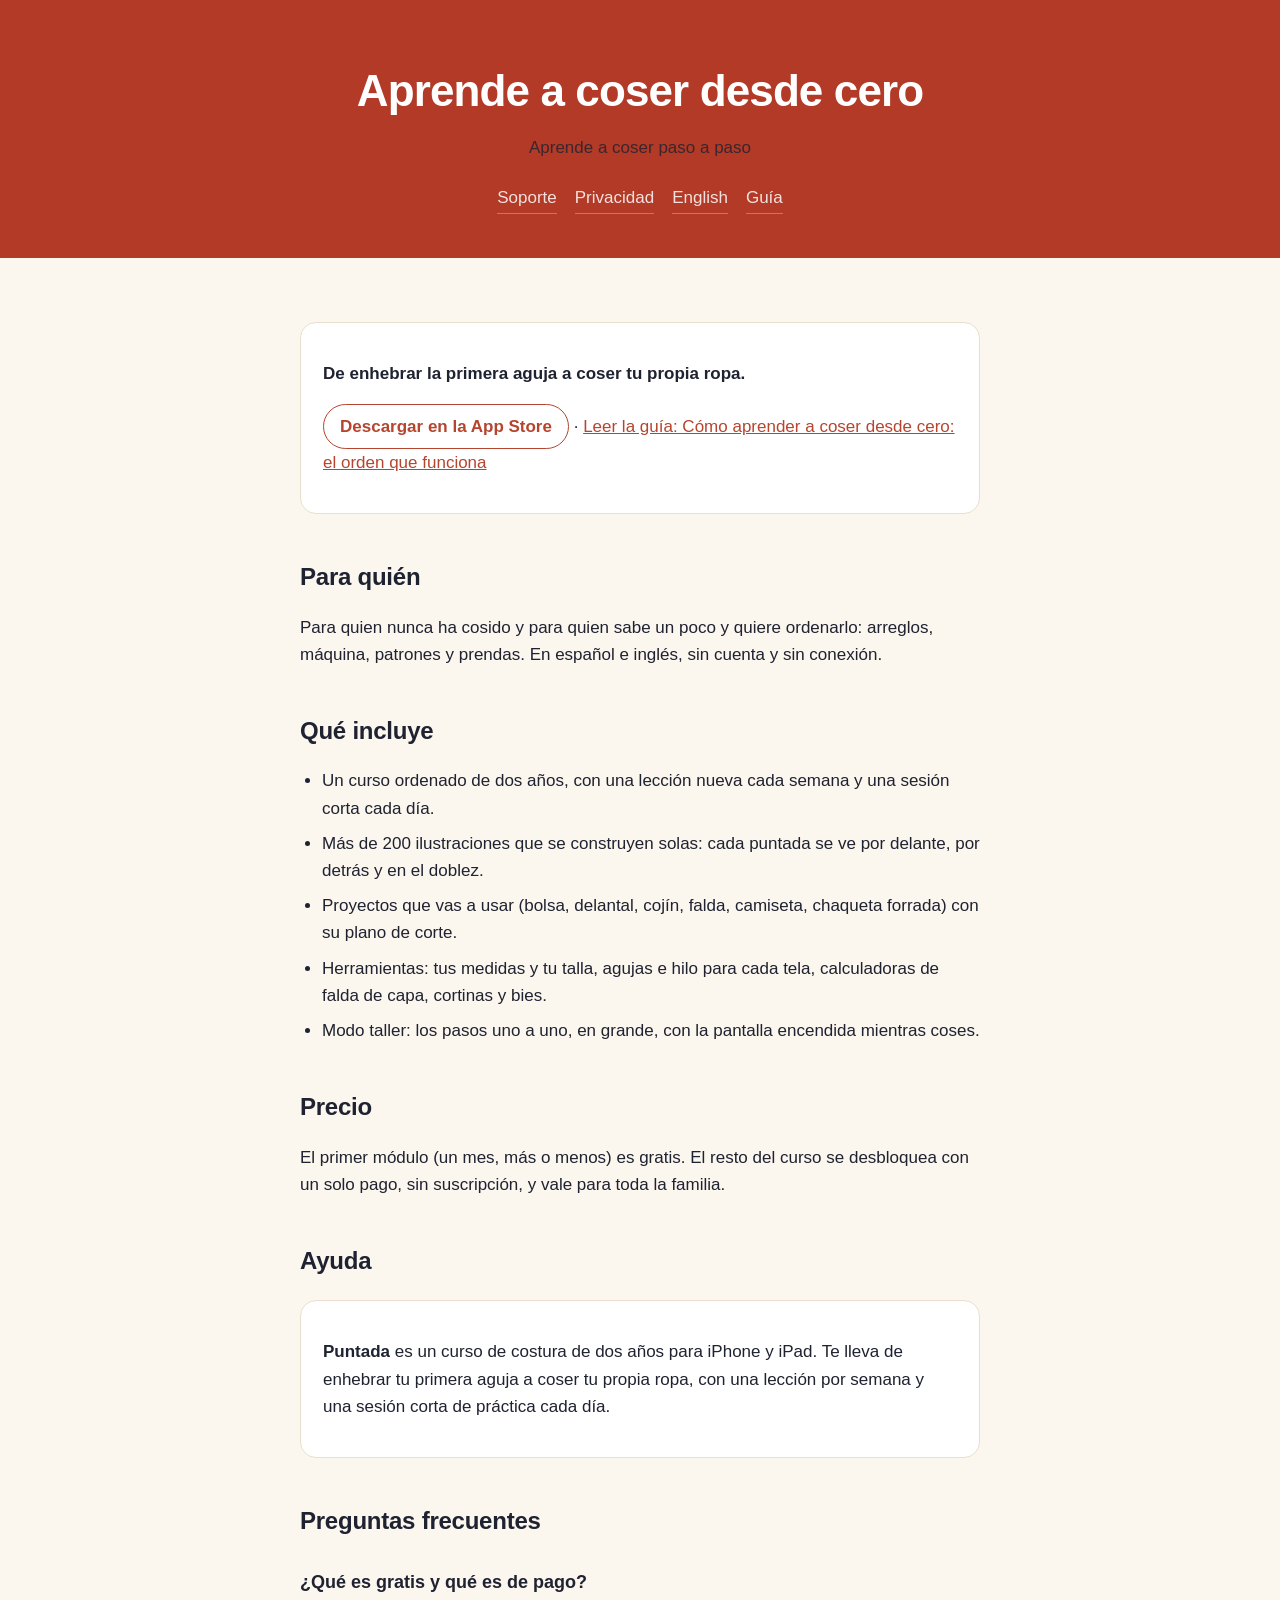
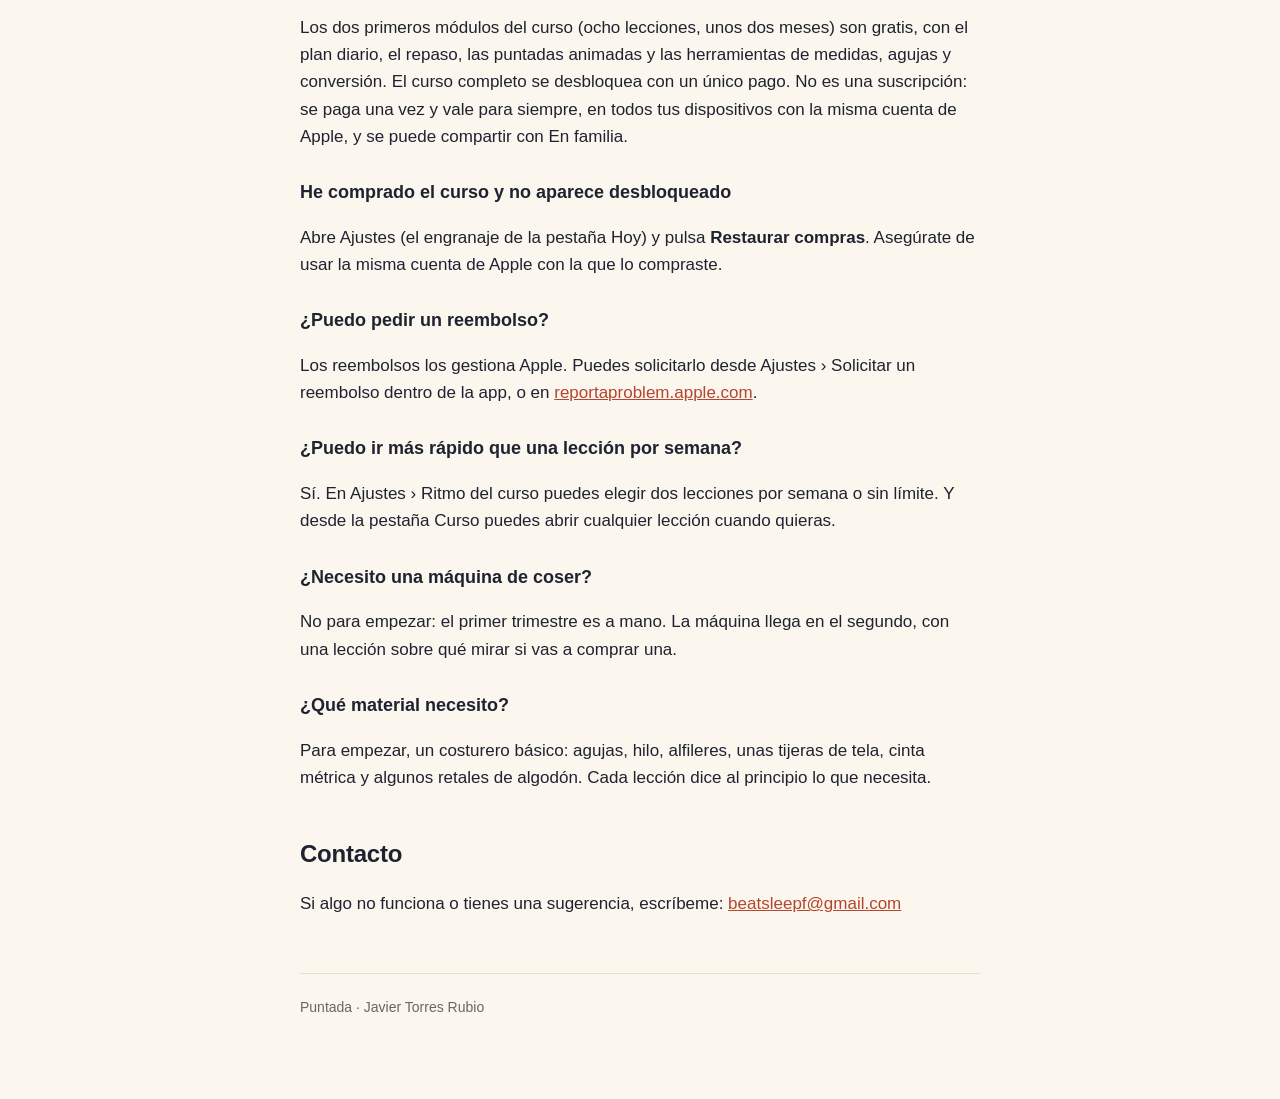
<file: index.html>
<!doctype html>
<html lang="es">
<head>
<meta charset="utf-8">
<meta name="viewport" content="width=device-width, initial-scale=1, viewport-fit=cover">
<title>Puntada: aprende a coser desde cero, a mano y a máquina</title>
<meta name="apple-itunes-app" content="app-id=6822655877">
<script type="application/ld+json">{"@context": "https://schema.org", "@type": "SoftwareApplication", "name": "Puntada", "operatingSystem": "iOS, iPadOS", "applicationCategory": "EducationalApplication", "inLanguage": "es", "description": "Curso de costura de dos años para iPhone y iPad: puntadas, máquina, arreglos, patrones y confección, diez minutos al día. Primer mes gratis, después un solo pago.", "url": "https://javi7899.github.io/puntada-web/", "downloadUrl": "https://apps.apple.com/app/id6822655877", "offers": {"@type": "Offer", "price": "0", "priceCurrency": "EUR"}}</script>
<link rel="canonical" href="https://javi7899.github.io/puntada-web/">
<link rel="alternate" hreflang="es" href="https://javi7899.github.io/puntada-web/">
<link rel="alternate" hreflang="en" href="https://javi7899.github.io/puntada-web/en/">
<meta name="description" content="Curso de costura de dos años para iPhone y iPad: puntadas, máquina, arreglos, patrones y confección, diez minutos al día. Primer mes gratis, después un solo pago.">
<link rel="stylesheet" href="estilo.css">
</head>
<body>
<header>
  <h1>Aprende a coser desde cero</h1>
  <p>Aprende a coser paso a paso</p>
  <nav>
    <a href="index.html">Soporte</a>
    <a href="privacidad.html">Privacidad</a>
    <a href="en/" hreflang="en" lang="en">English</a>
   <a href="guia.html">Guía</a></nav>
</header>
<main>
  <!-- presentacion -->
  <section class="card">
    <p><strong>De enhebrar la primera aguja a coser tu propia ropa.</strong></p>
    <p><a class="tienda" href="https://apps.apple.com/app/id6822655877">Descargar en la App Store</a> · <a href="guia.html">Leer la guía: Cómo aprender a coser desde cero: el orden que funciona</a></p>
  </section>
  <h2>Para quién</h2>
  <p>Para quien nunca ha cosido y para quien sabe un poco y quiere ordenarlo: arreglos, máquina, patrones y prendas. En español e inglés, sin cuenta y sin conexión.</p>
  <h2>Qué incluye</h2>
  <ul><li>Un curso ordenado de dos años, con una lección nueva cada semana y una sesión corta cada día.</li><li>Más de 200 ilustraciones que se construyen solas: cada puntada se ve por delante, por detrás y en el doblez.</li><li>Proyectos que vas a usar (bolsa, delantal, cojín, falda, camiseta, chaqueta forrada) con su plano de corte.</li><li>Herramientas: tus medidas y tu talla, agujas e hilo para cada tela, calculadoras de falda de capa, cortinas y bies.</li><li>Modo taller: los pasos uno a uno, en grande, con la pantalla encendida mientras coses.</li></ul>
  <h2>Precio</h2>
  <p>El primer módulo (un mes, más o menos) es gratis. El resto del curso se desbloquea con un solo pago, sin suscripción, y vale para toda la familia.</p>
  <h2>Ayuda</h2>
  <!-- /presentacion -->
  <div class="card">
    <p><strong>Puntada</strong> es un curso de costura de dos años para iPhone y iPad. Te lleva de enhebrar tu primera aguja a coser tu propia ropa, con una lección por semana y una sesión corta de práctica cada día.</p>
  </div>

  <h2>Preguntas frecuentes</h2>
  <h3>¿Qué es gratis y qué es de pago?</h3>
  <p>Los dos primeros módulos del curso (ocho lecciones, unos dos meses) son gratis, con el plan diario, el repaso, las puntadas animadas y las herramientas de medidas, agujas y conversión. El curso completo se desbloquea con un único pago. No es una suscripción: se paga una vez y vale para siempre, en todos tus dispositivos con la misma cuenta de Apple, y se puede compartir con En familia.</p>
  <h3>He comprado el curso y no aparece desbloqueado</h3>
  <p>Abre Ajustes (el engranaje de la pestaña Hoy) y pulsa <strong>Restaurar compras</strong>. Asegúrate de usar la misma cuenta de Apple con la que lo compraste.</p>
  <h3>¿Puedo pedir un reembolso?</h3>
  <p>Los reembolsos los gestiona Apple. Puedes solicitarlo desde Ajustes › Solicitar un reembolso dentro de la app, o en <a href="https://reportaproblem.apple.com">reportaproblem.apple.com</a>.</p>
  <h3>¿Puedo ir más rápido que una lección por semana?</h3>
  <p>Sí. En Ajustes › Ritmo del curso puedes elegir dos lecciones por semana o sin límite. Y desde la pestaña Curso puedes abrir cualquier lección cuando quieras.</p>
  <h3>¿Necesito una máquina de coser?</h3>
  <p>No para empezar: el primer trimestre es a mano. La máquina llega en el segundo, con una lección sobre qué mirar si vas a comprar una.</p>
  <h3>¿Qué material necesito?</h3>
  <p>Para empezar, un costurero básico: agujas, hilo, alfileres, unas tijeras de tela, cinta métrica y algunos retales de algodón. Cada lección dice al principio lo que necesita.</p>

  <h2>Contacto</h2>
  <p>Si algo no funciona o tienes una sugerencia, escríbeme: <span data-correo><noscript>beatsleepf (arroba) gmail.com</noscript></span></p>

  <footer>Puntada · Javier Torres Rubio</footer>
</main>
<script src="contacto.js"></script>
</body>
</html>
</file>
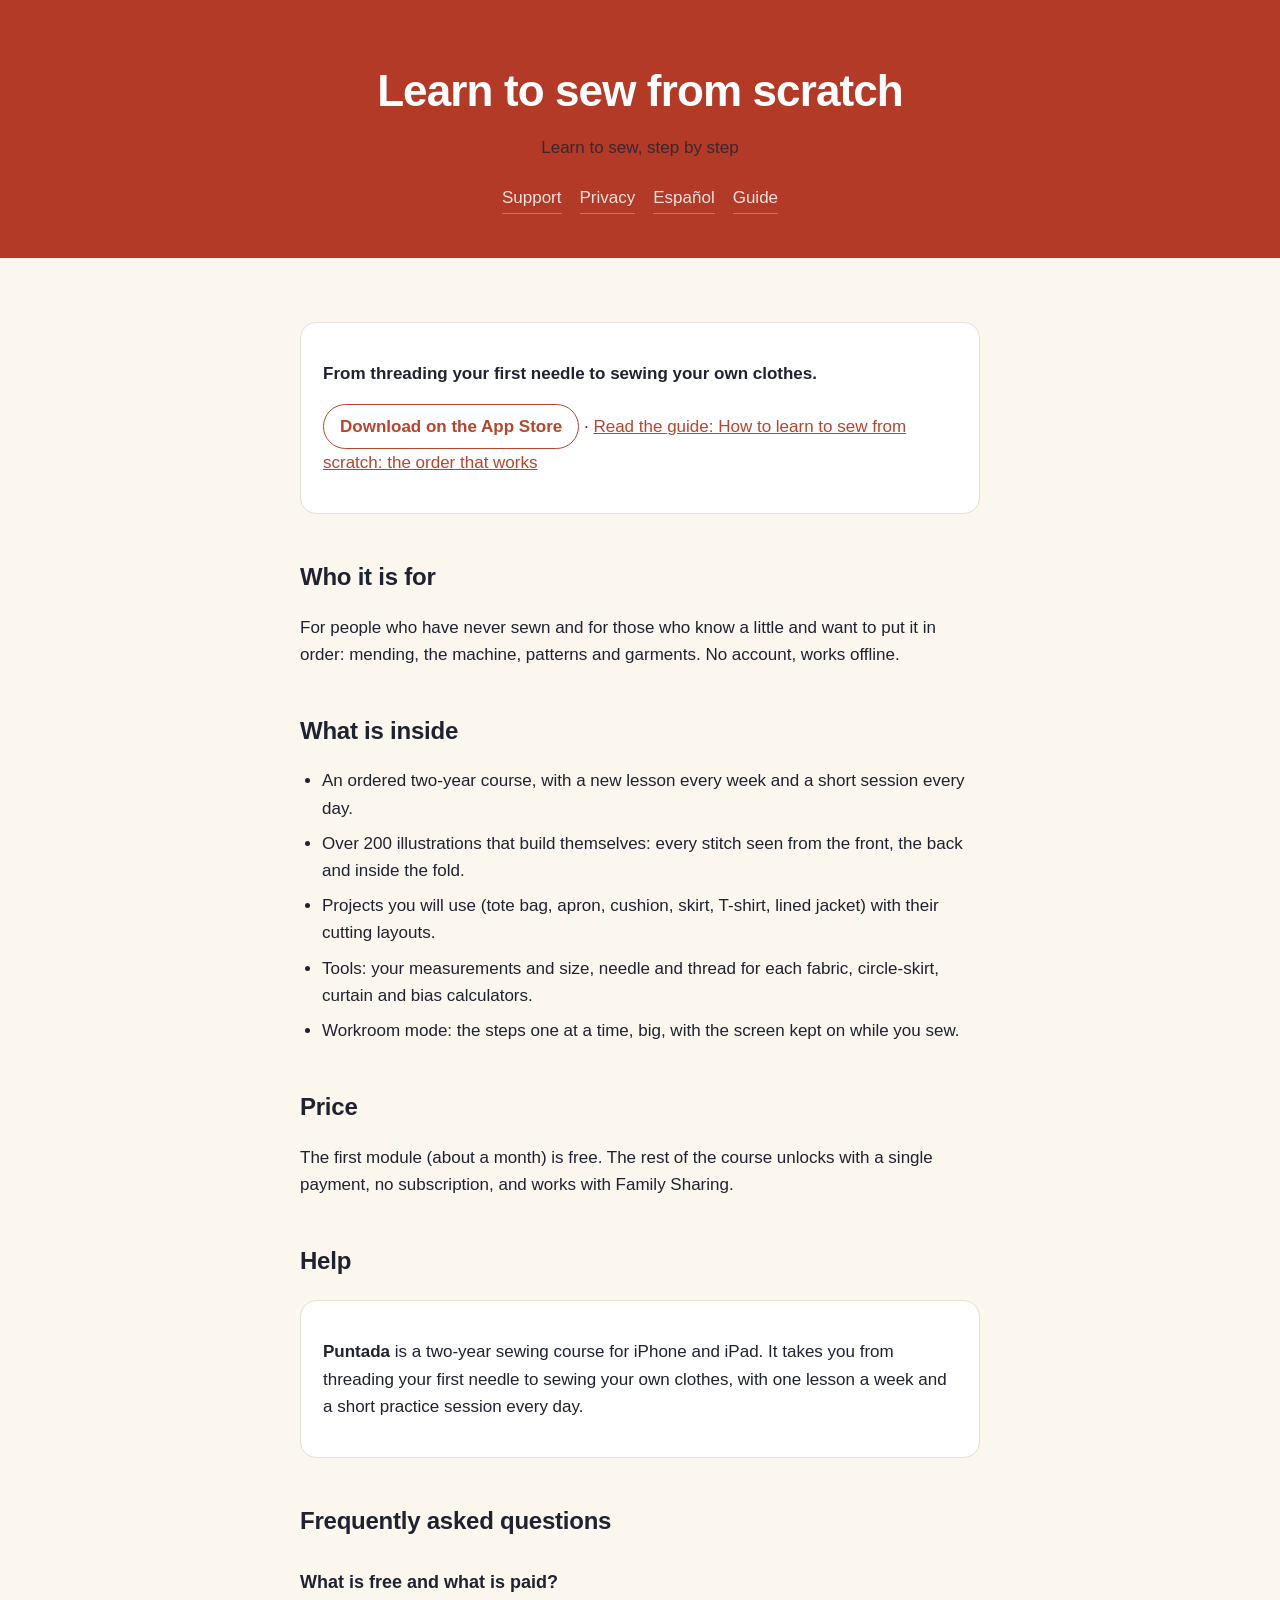
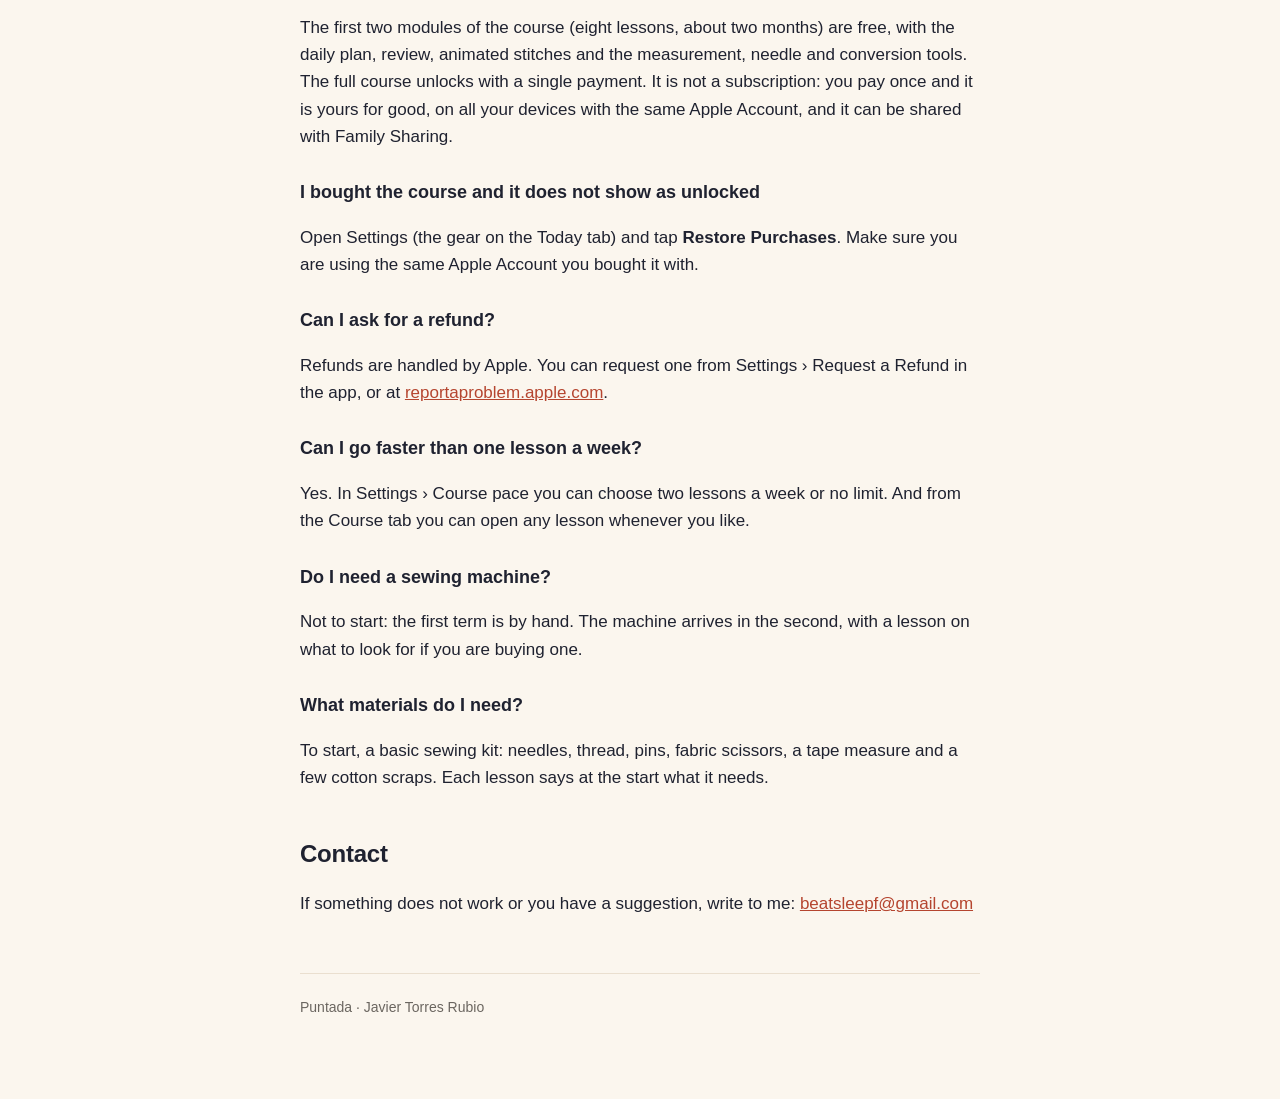
<file: en/index.html>
<!doctype html>
<html lang="en">
<head>
<meta charset="utf-8">
<meta name="viewport" content="width=device-width, initial-scale=1, viewport-fit=cover">
<title>Puntada: learn to sew from scratch, by hand and by machine</title>
<meta name="apple-itunes-app" content="app-id=6822655877">
<script type="application/ld+json">{"@context": "https://schema.org", "@type": "SoftwareApplication", "name": "Puntada", "operatingSystem": "iOS, iPadOS", "applicationCategory": "EducationalApplication", "inLanguage": "en", "description": "A two-year sewing course for iPhone and iPad: stitches, the machine, mending, patterns and dressmaking, ten minutes a day. First month free, then one payment.", "url": "https://javi7899.github.io/puntada-web/en/", "downloadUrl": "https://apps.apple.com/app/id6822655877", "offers": {"@type": "Offer", "price": "0", "priceCurrency": "EUR"}}</script>
<link rel="canonical" href="https://javi7899.github.io/puntada-web/en/">
<link rel="alternate" hreflang="es" href="https://javi7899.github.io/puntada-web/">
<link rel="alternate" hreflang="en" href="https://javi7899.github.io/puntada-web/en/">
<meta name="description" content="A two-year sewing course for iPhone and iPad: stitches, the machine, mending, patterns and dressmaking, ten minutes a day. First month free, then one payment.">
<link rel="stylesheet" href="../estilo.css">
</head>
<body>
<header>
  <h1>Learn to sew from scratch</h1>
  <p>Learn to sew, step by step</p>
  <nav>
    <a href="index.html">Support</a>
    <a href="privacy.html">Privacy</a>
    <a href="../" hreflang="es" lang="es">Español</a>
   <a href="guide.html">Guide</a></nav>
</header>
<main>
  <!-- presentacion -->
  <section class="card">
    <p><strong>From threading your first needle to sewing your own clothes.</strong></p>
    <p><a class="tienda" href="https://apps.apple.com/app/id6822655877">Download on the App Store</a> · <a href="guide.html">Read the guide: How to learn to sew from scratch: the order that works</a></p>
  </section>
  <h2>Who it is for</h2>
  <p>For people who have never sewn and for those who know a little and want to put it in order: mending, the machine, patterns and garments. No account, works offline.</p>
  <h2>What is inside</h2>
  <ul><li>An ordered two-year course, with a new lesson every week and a short session every day.</li><li>Over 200 illustrations that build themselves: every stitch seen from the front, the back and inside the fold.</li><li>Projects you will use (tote bag, apron, cushion, skirt, T-shirt, lined jacket) with their cutting layouts.</li><li>Tools: your measurements and size, needle and thread for each fabric, circle-skirt, curtain and bias calculators.</li><li>Workroom mode: the steps one at a time, big, with the screen kept on while you sew.</li></ul>
  <h2>Price</h2>
  <p>The first module (about a month) is free. The rest of the course unlocks with a single payment, no subscription, and works with Family Sharing.</p>
  <h2>Help</h2>
  <!-- /presentacion -->
  <div class="card">
    <p><strong>Puntada</strong> is a two-year sewing course for iPhone and iPad. It takes you from threading your first needle to sewing your own clothes, with one lesson a week and a short practice session every day.</p>
  </div>

  <h2>Frequently asked questions</h2>
  <h3>What is free and what is paid?</h3>
  <p>The first two modules of the course (eight lessons, about two months) are free, with the daily plan, review, animated stitches and the measurement, needle and conversion tools. The full course unlocks with a single payment. It is not a subscription: you pay once and it is yours for good, on all your devices with the same Apple Account, and it can be shared with Family Sharing.</p>
  <h3>I bought the course and it does not show as unlocked</h3>
  <p>Open Settings (the gear on the Today tab) and tap <strong>Restore Purchases</strong>. Make sure you are using the same Apple Account you bought it with.</p>
  <h3>Can I ask for a refund?</h3>
  <p>Refunds are handled by Apple. You can request one from Settings › Request a Refund in the app, or at <a href="https://reportaproblem.apple.com">reportaproblem.apple.com</a>.</p>
  <h3>Can I go faster than one lesson a week?</h3>
  <p>Yes. In Settings › Course pace you can choose two lessons a week or no limit. And from the Course tab you can open any lesson whenever you like.</p>
  <h3>Do I need a sewing machine?</h3>
  <p>Not to start: the first term is by hand. The machine arrives in the second, with a lesson on what to look for if you are buying one.</p>
  <h3>What materials do I need?</h3>
  <p>To start, a basic sewing kit: needles, thread, pins, fabric scissors, a tape measure and a few cotton scraps. Each lesson says at the start what it needs.</p>

  <h2>Contact</h2>
  <p>If something does not work or you have a suggestion, write to me: <span data-correo><noscript>beatsleepf (at) gmail.com</noscript></span></p>

  <footer>Puntada · Javier Torres Rubio</footer>
</main>
<script src="contacto.js"></script>
</body>
</html>
</file>
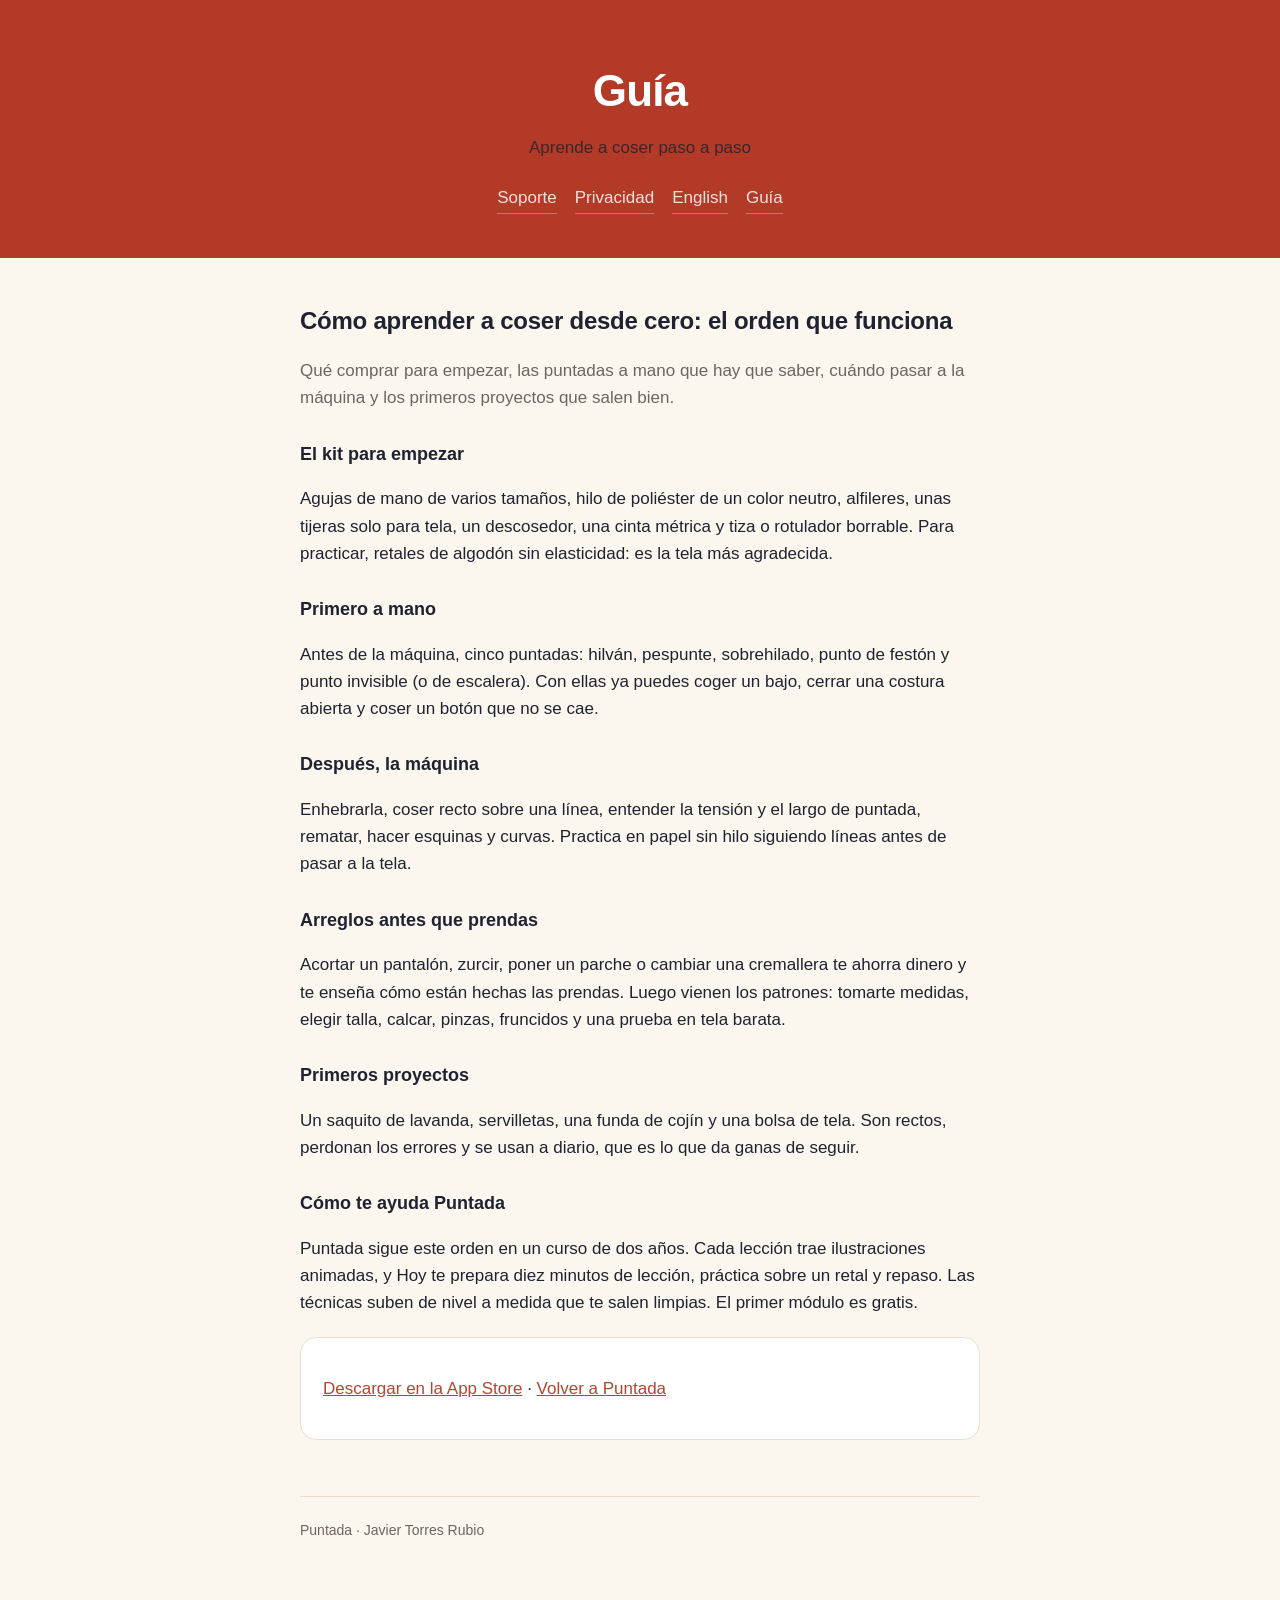
<file: guia.html>
<!doctype html>
<html lang="es">
<head>
<meta charset="utf-8">
<meta name="viewport" content="width=device-width, initial-scale=1, viewport-fit=cover">
<title>Cómo aprender a coser desde cero: el orden que funciona</title>
<meta name="apple-itunes-app" content="app-id=6822655877">
<link rel="canonical" href="https://javi7899.github.io/puntada-web/guia.html">
<link rel="alternate" hreflang="es" href="https://javi7899.github.io/puntada-web/guia.html">
<link rel="alternate" hreflang="en" href="https://javi7899.github.io/puntada-web/en/guide.html">
<meta name="description" content="Qué comprar para empezar, las puntadas a mano que hay que saber, cuándo pasar a la máquina y los primeros proyectos que salen bien.">
<link rel="stylesheet" href="estilo.css">
<script type="application/ld+json">{"@context": "https://schema.org", "@type": "Article", "headline": "Cómo aprender a coser desde cero: el orden que funciona", "inLanguage": "es", "description": "Qué comprar para empezar, las puntadas a mano que hay que saber, cuándo pasar a la máquina y los primeros proyectos que salen bien.", "author": {"@type": "Person", "name": "Javier Torres Rubio"}, "about": {"@type": "SoftwareApplication", "name": "Puntada", "url": "https://apps.apple.com/app/id6822655877"}}</script>
</head>
<body>
<header>
  <h1>Guía</h1>
  <p>Aprende a coser paso a paso</p>
  <nav>
    <a href="index.html">Soporte</a>
    <a href="privacidad.html">Privacidad</a>
    <a href="en/" hreflang="en" lang="en">English</a>
   <a href="guia.html">Guía</a></nav>
</header>
<main>
  <h2 style="margin-top:0">Cómo aprender a coser desde cero: el orden que funciona</h2>
  <p class="subtle">Qué comprar para empezar, las puntadas a mano que hay que saber, cuándo pasar a la máquina y los primeros proyectos que salen bien.</p>
  <h3>El kit para empezar</h3>
  <p>Agujas de mano de varios tamaños, hilo de poliéster de un color neutro, alfileres, unas tijeras solo para tela, un descosedor, una cinta métrica y tiza o rotulador borrable. Para practicar, retales de algodón sin elasticidad: es la tela más agradecida.</p>
  <h3>Primero a mano</h3>
  <p>Antes de la máquina, cinco puntadas: hilván, pespunte, sobrehilado, punto de festón y punto invisible (o de escalera). Con ellas ya puedes coger un bajo, cerrar una costura abierta y coser un botón que no se cae.</p>
  <h3>Después, la máquina</h3>
  <p>Enhebrarla, coser recto sobre una línea, entender la tensión y el largo de puntada, rematar, hacer esquinas y curvas. Practica en papel sin hilo siguiendo líneas antes de pasar a la tela.</p>
  <h3>Arreglos antes que prendas</h3>
  <p>Acortar un pantalón, zurcir, poner un parche o cambiar una cremallera te ahorra dinero y te enseña cómo están hechas las prendas. Luego vienen los patrones: tomarte medidas, elegir talla, calcar, pinzas, fruncidos y una prueba en tela barata.</p>
  <h3>Primeros proyectos</h3>
  <p>Un saquito de lavanda, servilletas, una funda de cojín y una bolsa de tela. Son rectos, perdonan los errores y se usan a diario, que es lo que da ganas de seguir.</p>
  <h3>Cómo te ayuda Puntada</h3>
  <p>Puntada sigue este orden en un curso de dos años. Cada lección trae ilustraciones animadas, y Hoy te prepara diez minutos de lección, práctica sobre un retal y repaso. Las técnicas suben de nivel a medida que te salen limpias. El primer módulo es gratis.</p>
  <div class="card"><p><a href="https://apps.apple.com/app/id6822655877">Descargar en la App Store</a> · <a href="./">Volver a Puntada</a></p></div>
  <footer>Puntada · Javier Torres Rubio</footer>
</main>
<script src="contacto.js"></script>
</body>
</html>
</file>
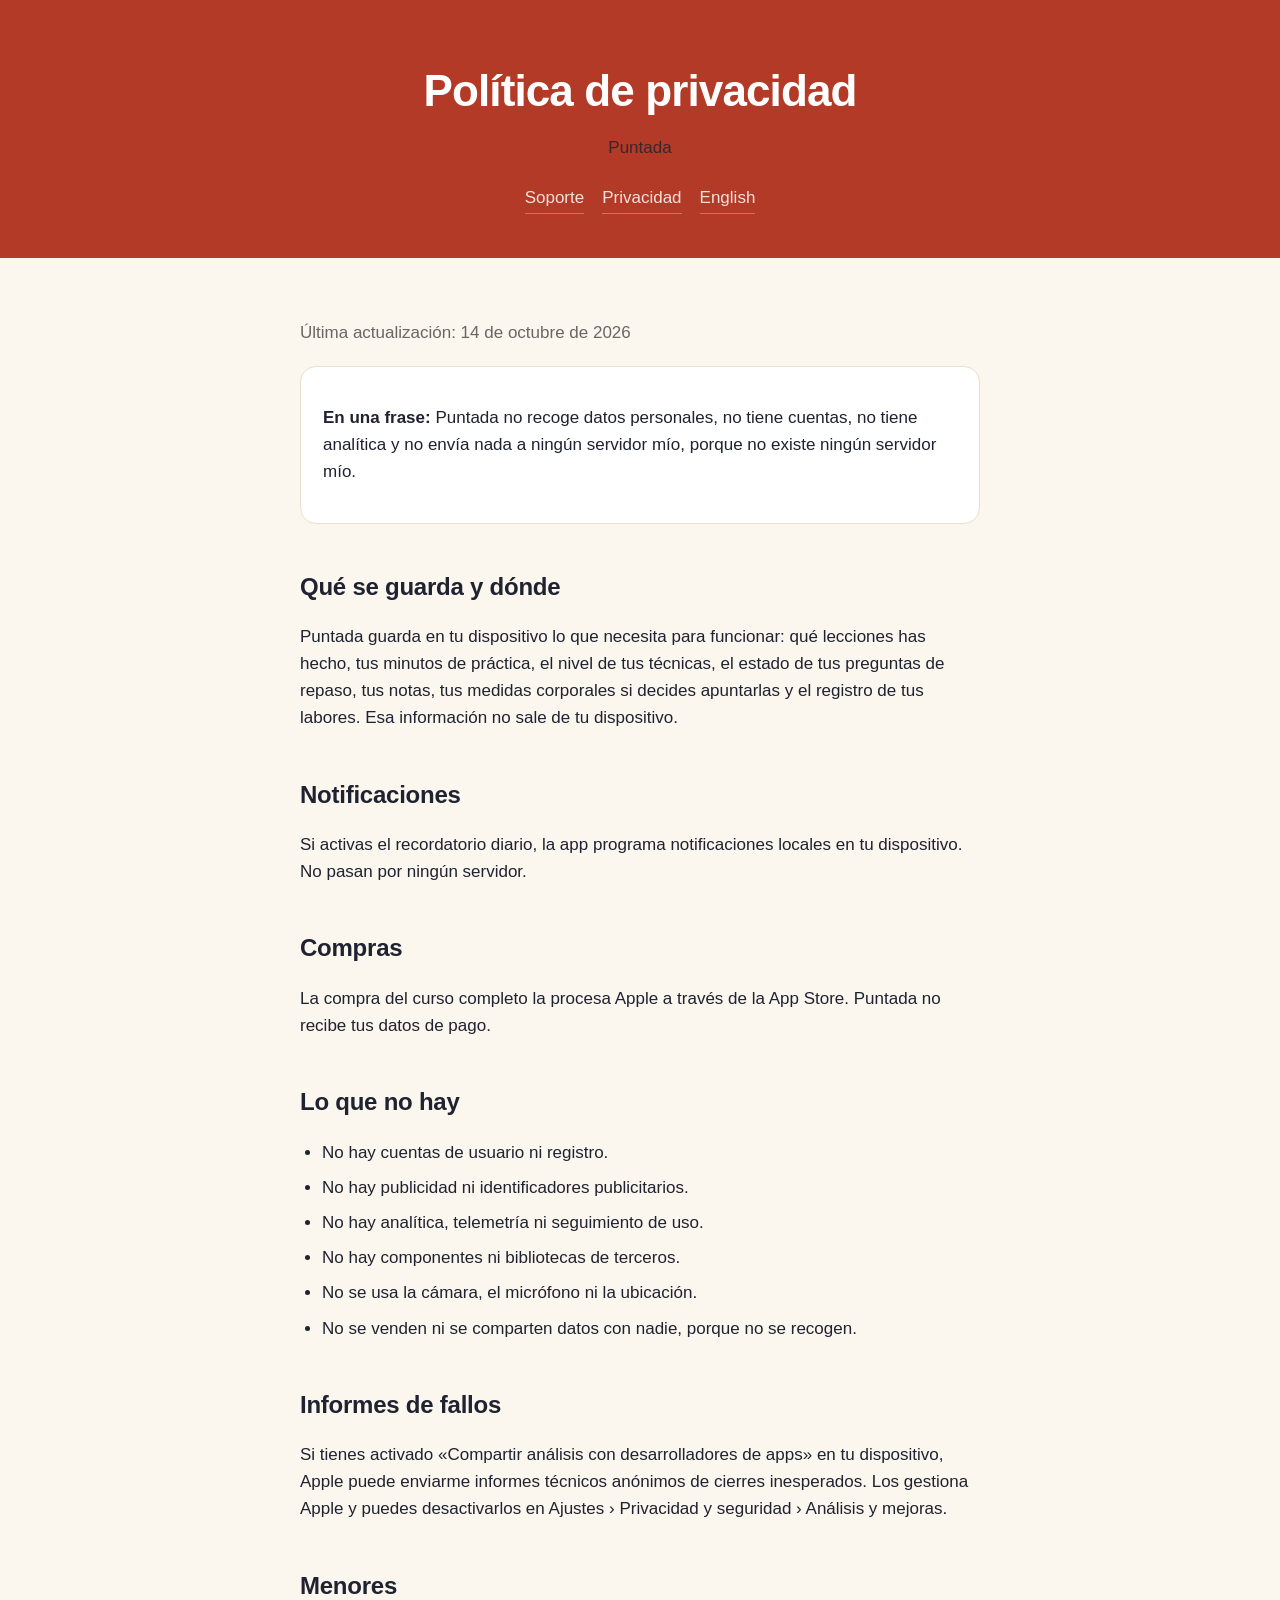
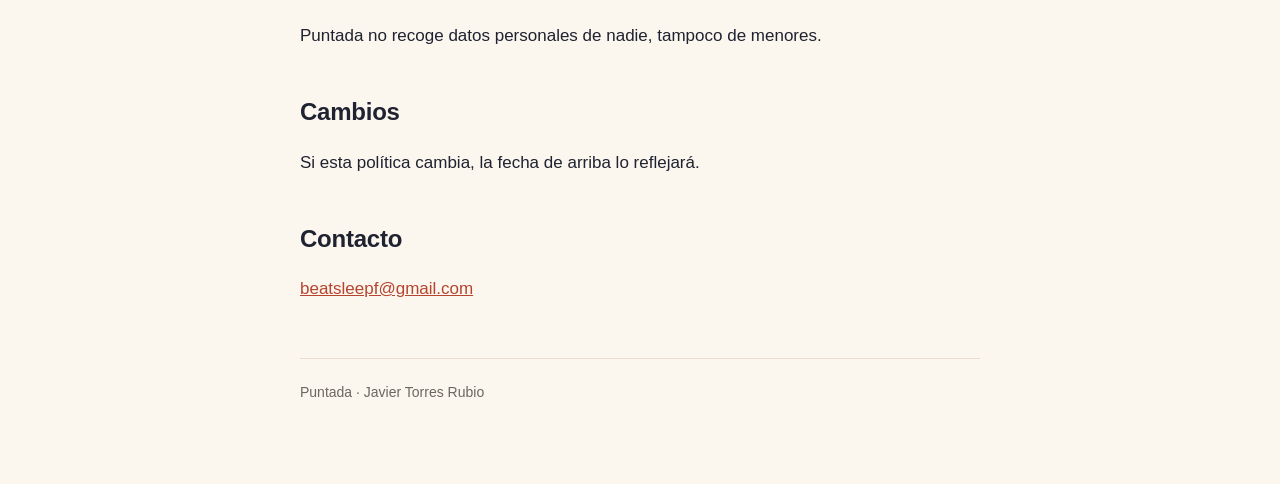
<file: privacidad.html>
<!doctype html>
<html lang="es">
<head>
<meta charset="utf-8">
<meta name="viewport" content="width=device-width, initial-scale=1, viewport-fit=cover">
<title>Política de privacidad de Puntada</title>
<link rel="canonical" href="https://javi7899.github.io/puntada-web/privacidad.html">
<link rel="alternate" hreflang="es" href="https://javi7899.github.io/puntada-web/privacidad.html">
<link rel="alternate" hreflang="en" href="https://javi7899.github.io/puntada-web/en/privacy.html">
<meta name="description" content="Puntada no recoge datos personales: sin cuentas, sin analítica y sin componentes de terceros. Tu progreso se guarda en tu dispositivo.">
<link rel="stylesheet" href="estilo.css">
</head>
<body>
<header>
  <h1>Política de privacidad</h1>
  <p>Puntada</p>
  <nav>
    <a href="index.html">Soporte</a>
    <a href="privacidad.html">Privacidad</a>
    <a href="en/privacy.html" hreflang="en" lang="en">English</a>
  </nav>
</header>
<main>
  <p class="subtle">Última actualización: 14 de octubre de 2026</p>
  <div class="card">
    <p><strong>En una frase:</strong> Puntada no recoge datos personales, no tiene cuentas, no tiene analítica y no envía nada a ningún servidor mío, porque no existe ningún servidor mío.</p>
  </div>

  <h2>Qué se guarda y dónde</h2>
  <p>Puntada guarda en tu dispositivo lo que necesita para funcionar: qué lecciones has hecho, tus minutos de práctica, el nivel de tus técnicas, el estado de tus preguntas de repaso, tus notas, tus medidas corporales si decides apuntarlas y el registro de tus labores. Esa información no sale de tu dispositivo.</p>

  <h2>Notificaciones</h2>
  <p>Si activas el recordatorio diario, la app programa notificaciones locales en tu dispositivo. No pasan por ningún servidor.</p>

  <h2>Compras</h2>
  <p>La compra del curso completo la procesa Apple a través de la App Store. Puntada no recibe tus datos de pago.</p>

  <h2>Lo que no hay</h2>
  <ul>
    <li>No hay cuentas de usuario ni registro.</li>
    <li>No hay publicidad ni identificadores publicitarios.</li>
    <li>No hay analítica, telemetría ni seguimiento de uso.</li>
    <li>No hay componentes ni bibliotecas de terceros.</li>
    <li>No se usa la cámara, el micrófono ni la ubicación.</li>
    <li>No se venden ni se comparten datos con nadie, porque no se recogen.</li>
  </ul>

  <h2>Informes de fallos</h2>
  <p>Si tienes activado «Compartir análisis con desarrolladores de apps» en tu dispositivo, Apple puede enviarme informes técnicos anónimos de cierres inesperados. Los gestiona Apple y puedes desactivarlos en Ajustes › Privacidad y seguridad › Análisis y mejoras.</p>

  <h2>Menores</h2>
  <p>Puntada no recoge datos personales de nadie, tampoco de menores.</p>

  <h2>Cambios</h2>
  <p>Si esta política cambia, la fecha de arriba lo reflejará.</p>

  <h2>Contacto</h2>
  <p><span data-correo><noscript>beatsleepf (arroba) gmail.com</noscript></span></p>
  <footer>Puntada · Javier Torres Rubio</footer>
</main>
<script src="contacto.js"></script>
</body>
</html>
</file>
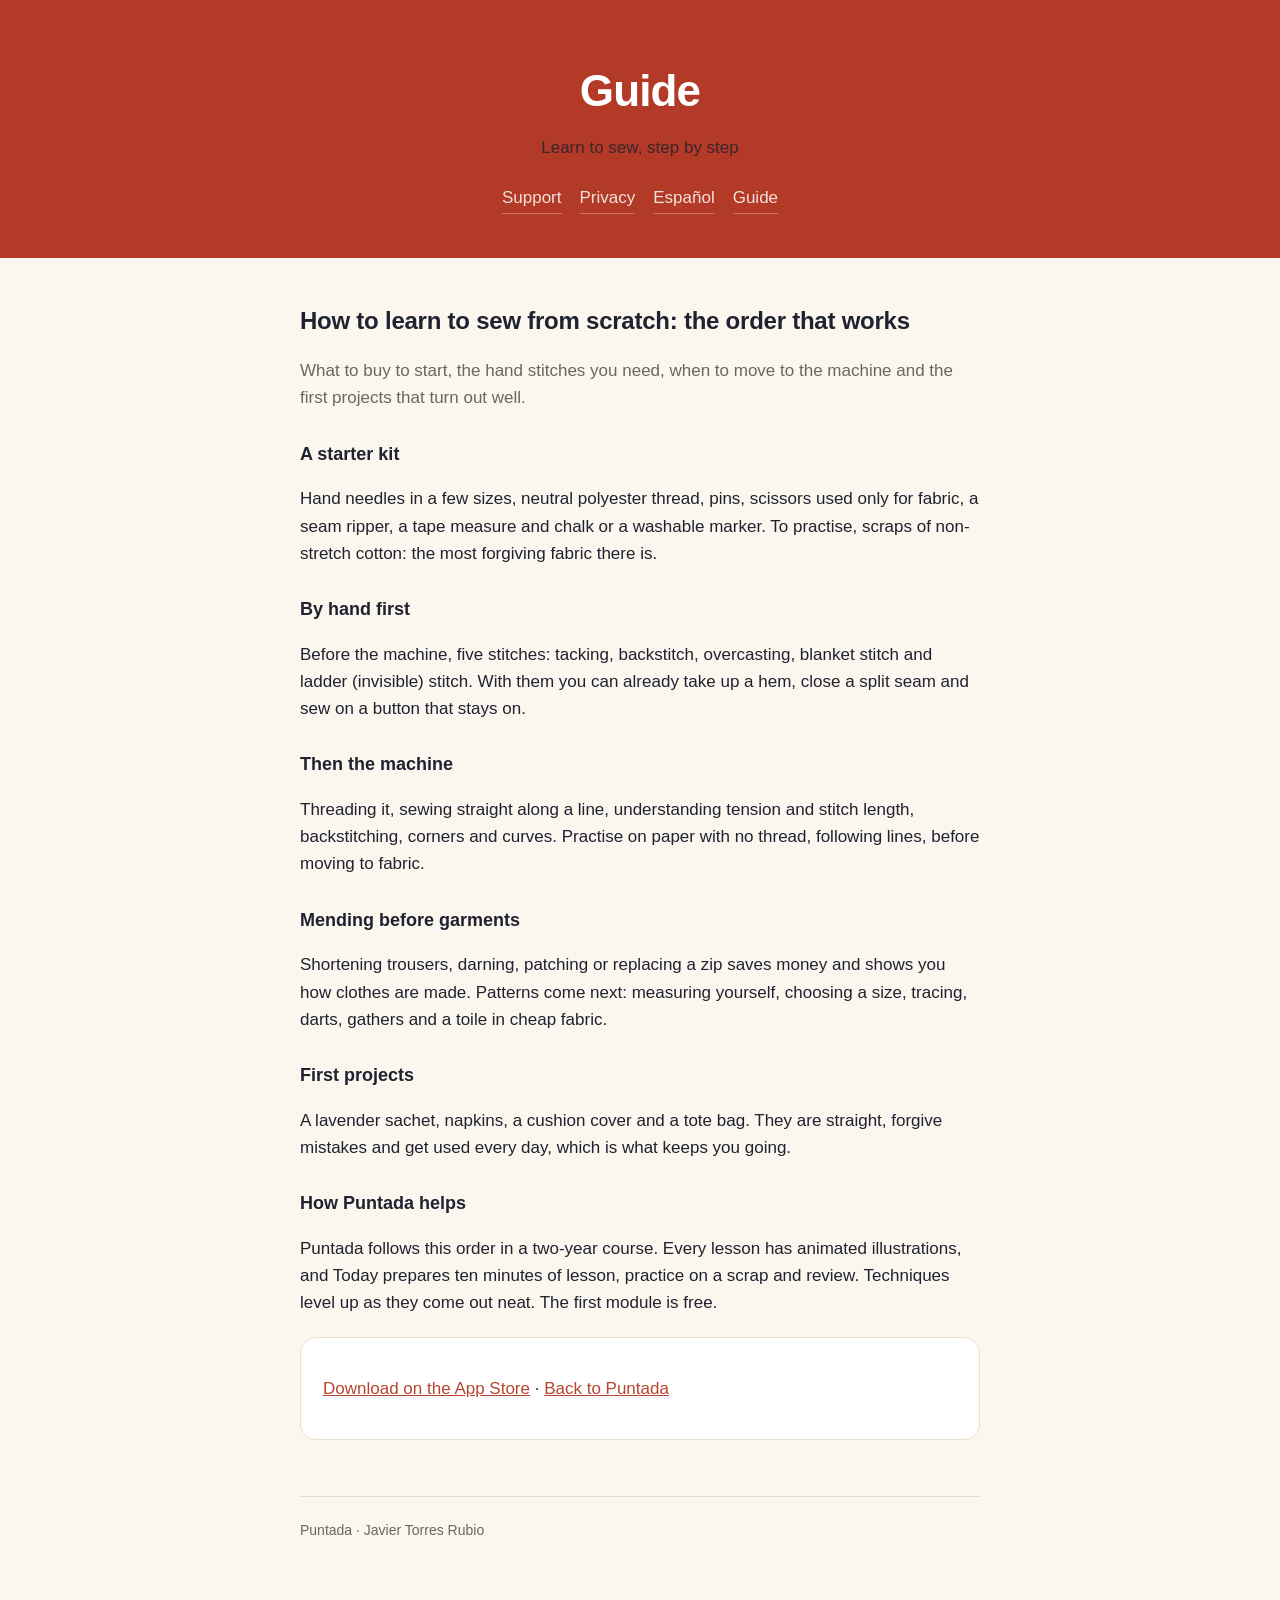
<file: en/guide.html>
<!doctype html>
<html lang="en">
<head>
<meta charset="utf-8">
<meta name="viewport" content="width=device-width, initial-scale=1, viewport-fit=cover">
<title>How to learn to sew from scratch: the order that works</title>
<meta name="apple-itunes-app" content="app-id=6822655877">
<link rel="canonical" href="https://javi7899.github.io/puntada-web/en/guide.html">
<link rel="alternate" hreflang="es" href="https://javi7899.github.io/puntada-web/guia.html">
<link rel="alternate" hreflang="en" href="https://javi7899.github.io/puntada-web/en/guide.html">
<meta name="description" content="What to buy to start, the hand stitches you need, when to move to the machine and the first projects that turn out well.">
<link rel="stylesheet" href="../estilo.css">
<script type="application/ld+json">{"@context": "https://schema.org", "@type": "Article", "headline": "How to learn to sew from scratch: the order that works", "inLanguage": "en", "description": "What to buy to start, the hand stitches you need, when to move to the machine and the first projects that turn out well.", "author": {"@type": "Person", "name": "Javier Torres Rubio"}, "about": {"@type": "SoftwareApplication", "name": "Puntada", "url": "https://apps.apple.com/app/id6822655877"}}</script>
</head>
<body>
<header>
  <h1>Guide</h1>
  <p>Learn to sew, step by step</p>
  <nav>
    <a href="index.html">Support</a>
    <a href="privacy.html">Privacy</a>
    <a href="../" hreflang="es" lang="es">Español</a>
   <a href="guide.html">Guide</a></nav>
</header>
<main>
  <h2 style="margin-top:0">How to learn to sew from scratch: the order that works</h2>
  <p class="subtle">What to buy to start, the hand stitches you need, when to move to the machine and the first projects that turn out well.</p>
  <h3>A starter kit</h3>
  <p>Hand needles in a few sizes, neutral polyester thread, pins, scissors used only for fabric, a seam ripper, a tape measure and chalk or a washable marker. To practise, scraps of non-stretch cotton: the most forgiving fabric there is.</p>
  <h3>By hand first</h3>
  <p>Before the machine, five stitches: tacking, backstitch, overcasting, blanket stitch and ladder (invisible) stitch. With them you can already take up a hem, close a split seam and sew on a button that stays on.</p>
  <h3>Then the machine</h3>
  <p>Threading it, sewing straight along a line, understanding tension and stitch length, backstitching, corners and curves. Practise on paper with no thread, following lines, before moving to fabric.</p>
  <h3>Mending before garments</h3>
  <p>Shortening trousers, darning, patching or replacing a zip saves money and shows you how clothes are made. Patterns come next: measuring yourself, choosing a size, tracing, darts, gathers and a toile in cheap fabric.</p>
  <h3>First projects</h3>
  <p>A lavender sachet, napkins, a cushion cover and a tote bag. They are straight, forgive mistakes and get used every day, which is what keeps you going.</p>
  <h3>How Puntada helps</h3>
  <p>Puntada follows this order in a two-year course. Every lesson has animated illustrations, and Today prepares ten minutes of lesson, practice on a scrap and review. Techniques level up as they come out neat. The first module is free.</p>
  <div class="card"><p><a href="https://apps.apple.com/app/id6822655877">Download on the App Store</a> · <a href="./">Back to Puntada</a></p></div>
  <footer>Puntada · Javier Torres Rubio</footer>
</main>
<script src="contacto.js"></script>
</body>
</html>
</file>
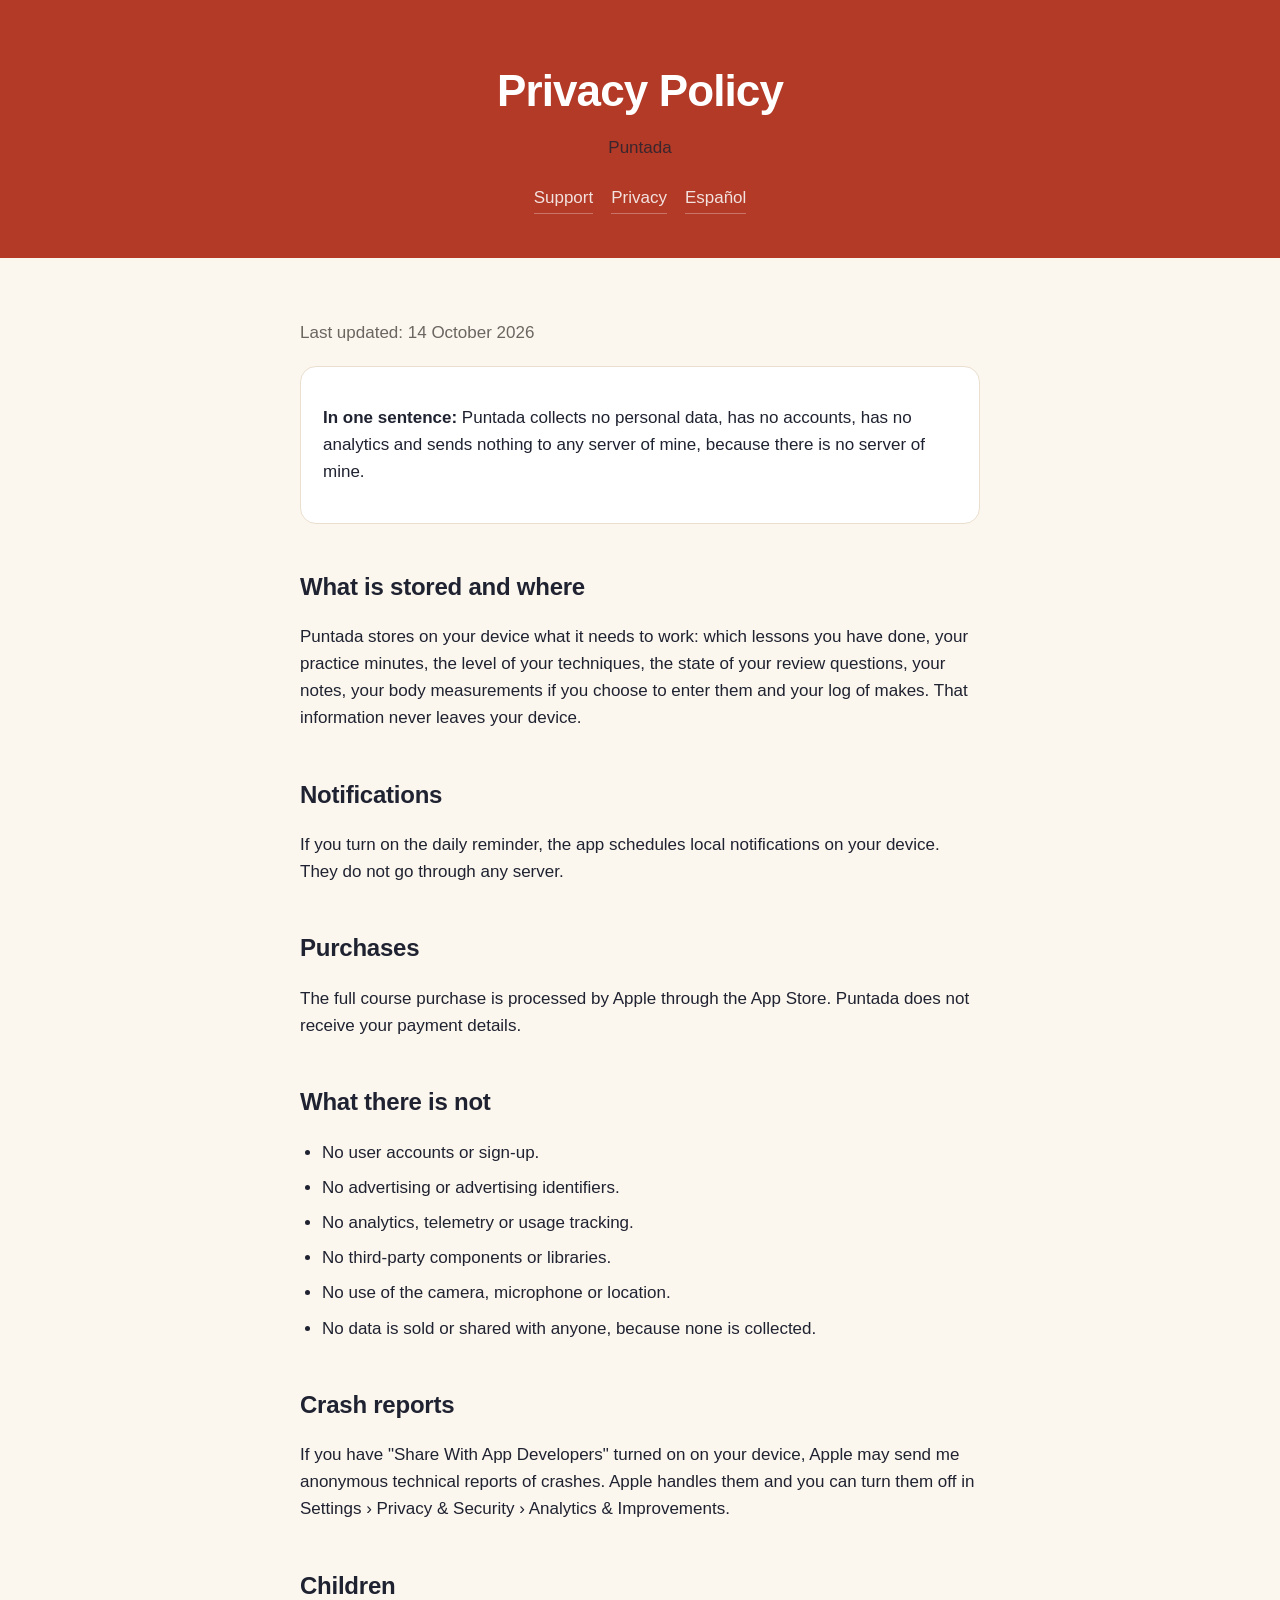
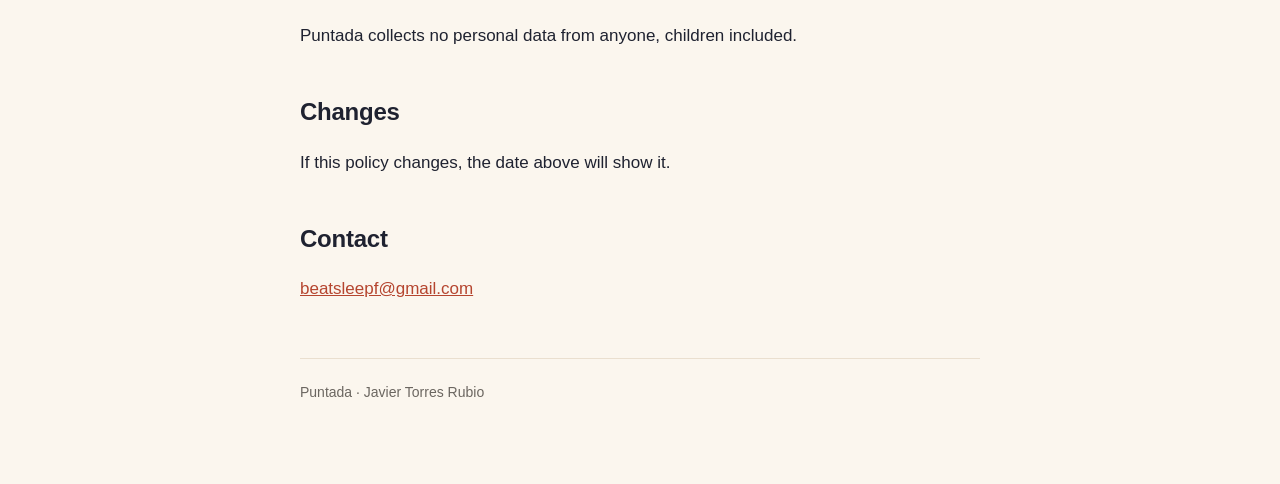
<file: en/privacy.html>
<!doctype html>
<html lang="en">
<head>
<meta charset="utf-8">
<meta name="viewport" content="width=device-width, initial-scale=1, viewport-fit=cover">
<title>Puntada Privacy Policy</title>
<link rel="canonical" href="https://javi7899.github.io/puntada-web/en/privacy.html">
<link rel="alternate" hreflang="es" href="https://javi7899.github.io/puntada-web/privacidad.html">
<link rel="alternate" hreflang="en" href="https://javi7899.github.io/puntada-web/en/privacy.html">
<meta name="description" content="Puntada collects no personal data: no accounts, no analytics and no third-party components. Your progress stays on your device.">
<link rel="stylesheet" href="../estilo.css">
</head>
<body>
<header>
  <h1>Privacy Policy</h1>
  <p>Puntada</p>
  <nav>
    <a href="index.html">Support</a>
    <a href="privacy.html">Privacy</a>
    <a href="../privacidad.html" hreflang="es" lang="es">Español</a>
  </nav>
</header>
<main>
  <p class="subtle">Last updated: 14 October 2026</p>
  <div class="card">
    <p><strong>In one sentence:</strong> Puntada collects no personal data, has no accounts, has no analytics and sends nothing to any server of mine, because there is no server of mine.</p>
  </div>

  <h2>What is stored and where</h2>
  <p>Puntada stores on your device what it needs to work: which lessons you have done, your practice minutes, the level of your techniques, the state of your review questions, your notes, your body measurements if you choose to enter them and your log of makes. That information never leaves your device.</p>

  <h2>Notifications</h2>
  <p>If you turn on the daily reminder, the app schedules local notifications on your device. They do not go through any server.</p>

  <h2>Purchases</h2>
  <p>The full course purchase is processed by Apple through the App Store. Puntada does not receive your payment details.</p>

  <h2>What there is not</h2>
  <ul>
    <li>No user accounts or sign-up.</li>
    <li>No advertising or advertising identifiers.</li>
    <li>No analytics, telemetry or usage tracking.</li>
    <li>No third-party components or libraries.</li>
    <li>No use of the camera, microphone or location.</li>
    <li>No data is sold or shared with anyone, because none is collected.</li>
  </ul>

  <h2>Crash reports</h2>
  <p>If you have "Share With App Developers" turned on on your device, Apple may send me anonymous technical reports of crashes. Apple handles them and you can turn them off in Settings › Privacy &amp; Security › Analytics &amp; Improvements.</p>

  <h2>Children</h2>
  <p>Puntada collects no personal data from anyone, children included.</p>

  <h2>Changes</h2>
  <p>If this policy changes, the date above will show it.</p>

  <h2>Contact</h2>
  <p><span data-correo><noscript>beatsleepf (at) gmail.com</noscript></span></p>
  <footer>Puntada · Javier Torres Rubio</footer>
</main>
<script src="contacto.js"></script>
</body>
</html>
</file>
<file: estilo.css>
:root {
  --canvas: #FBF6EE; --surface: #FFFFFF; --ink: #1F2230; --subtle: #6B6660;
  --hairline: #EADFCF; --brand: #B5452F; --deep: #B23A26;
}
@media (prefers-color-scheme: dark) {
  :root {
    --canvas: #15171F; --surface: #22252F; --ink: #F3EEE6; --subtle: #A8A296;
    --hairline: #2D313D; --brand: #F27E68; --deep: #7A2A1D;
  }
}
* { box-sizing: border-box; }
body {
  margin: 0; background: var(--canvas); color: var(--ink);
  font: 17px/1.6 -apple-system, BlinkMacSystemFont, "Segoe UI", Roboto, sans-serif;
  -webkit-font-smoothing: antialiased;
}
/* Nada de backdrop-filter en una cabecera fija: crea un contexto de composición
   que oscurece toda la página que queda por debajo. */
header {
  background: var(--deep); color: #fff; padding: 56px 20px 44px; text-align: center;
}
header h1 { margin: 0 0 8px; font-size: clamp(30px, 7vw, 44px); letter-spacing: -0.02em; }
header p { margin: 0; opacity: 0.8; font-size: 17px; }
nav { display: flex; gap: 18px; justify-content: center; margin-top: 22px; flex-wrap: wrap; }
nav a { color: #fff; opacity: 0.85; text-decoration: none; border-bottom: 1px solid rgba(255,255,255,.35); padding-bottom: 2px; }
nav a:hover { opacity: 1; }
main { max-width: 720px; margin: 0 auto; padding: 44px 20px 80px; }
h2 { font-size: 24px; margin: 44px 0 12px; letter-spacing: -0.01em; }
h2:first-child { margin-top: 0; }
h3 { font-size: 18px; margin: 28px 0 6px; }
p, li { color: var(--ink); }
.subtle { color: var(--subtle); }
ul { padding-left: 22px; }
li { margin-bottom: 8px; }
.card {
  background: var(--surface); border: 1px solid var(--hairline);
  border-radius: 16px; padding: 20px 22px; margin: 20px 0;
}
a { color: var(--brand); }
footer { border-top: 1px solid var(--hairline); margin-top: 56px; padding-top: 22px; color: var(--subtle); font-size: 14px; }
code { background: var(--hairline); padding: 2px 6px; border-radius: 5px; font-size: 14px; }
@media (prefers-reduced-motion: reduce) { * { transition: none !important; animation: none !important; } }

/* Enlace a la App Store en la presentación. */
a.tienda { display: inline-block; font-weight: 600; text-decoration: none; padding: 8px 16px; border-radius: 999px; border: 1px solid currentColor; }
</file>
